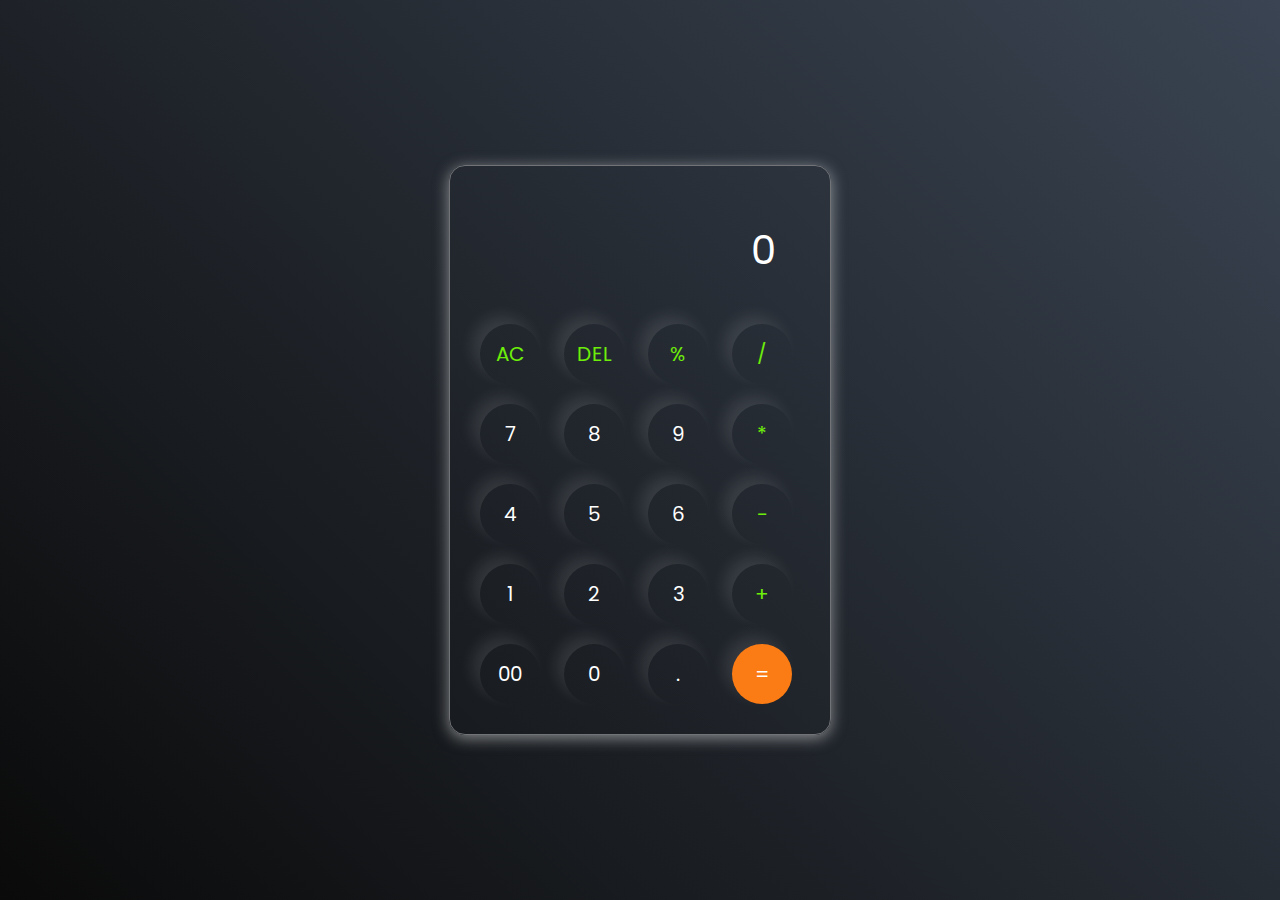
<file: Calculator/index.html>
<!DOCTYPE html>
<html lang="en">

<head>
    <meta charset="UTF-8" />
    <meta http-equiv="X-UA-Compatible" content="IE=edge" />
    <meta name="viewport" content="width=device-width, initial-scale=1.0" />
    <link rel="stylesheet" href="style.css" />
    <title>Calculator - By Code Traversal</title>
</head>

<body>
    <div class="container">
        <div class="calculator">
            <input type="text" id="inputBox" placeholder="0" />
            <div>
                <button class="button operator">AC</button>
                <button class="button operator">DEL</button>
                <button class="button operator">%</button>
                <button class="button operator">/</button>
            </div>
            <div>
                <button class="button">7</button>
                <button class="button">8</button>
                <button class="button">9</button>
                <button class="button operator">*</button>
            </div>
            <div>
                <button class="button">4</button>
                <button class="button">5</button>
                <button class="button">6</button>
                <button class="button operator">-</button>
            </div>
            <div>
                <button class="button">1</button>
                <button class="button">2</button>
                <button class="button">3</button>
                <button class="button operator">+</button>
            </div>

            <div>
                <button class="button">00</button>
                <button class="button">0</button>
                <button class="button">.</button>
                <button class="button equalBtn">=</button>
            </div>
        </div>
    </div>

    <script src="script.js"></script>
</body>

</html>
</file>
<file: Calculator/style.css>
@import url('https://fonts.googleapis.com/css2?family=Poppins:wght@500&display=swap');

* {
    margin: 0;
    padding: 0;
    box-sizing: border-box;
    font-family: 'Poppins', sans-serif;
}

body {
    width: 100%;
    height: 100vh;
    display: flex;
    justify-content: center;
    align-items: center;
    background: linear-gradient(45deg, #0a0a0a, #3a4452);
}

.calculator {
    border: 1px solid #717377;
    padding: 20px;
    border-radius: 16px;
    background: transparent;
    box-shadow: 0px 3px 15px rgba(250, 252, 252, 0.5);

}

input {
    width: 320px;
    border: none;
    padding: 24px;
    margin: 10px;
    background: transparent;
    box-shadow: 0px 3px 15px rgbs(84, 84, 84, 0.1);
    font-size: 40px;
    text-align: right;
    cursor: pointer;
    color: #f8f007;
}

input::placeholder {
    color: #ffffff;
}

button {
    border: none;
    width: 60px;
    height: 60px;
    margin: 10px;
    border-radius: 50%;
    background: transparent;
    color: #ffffff;
    font-size: 20px;
    box-shadow: -8px -8px 15px rgba(255, 255, 255, 0.1);
    cursor: pointer;
}

.equalBtn {
    background-color: #fb7c14;
}

.operator {
    color: #6dee0a;
}
</file>
